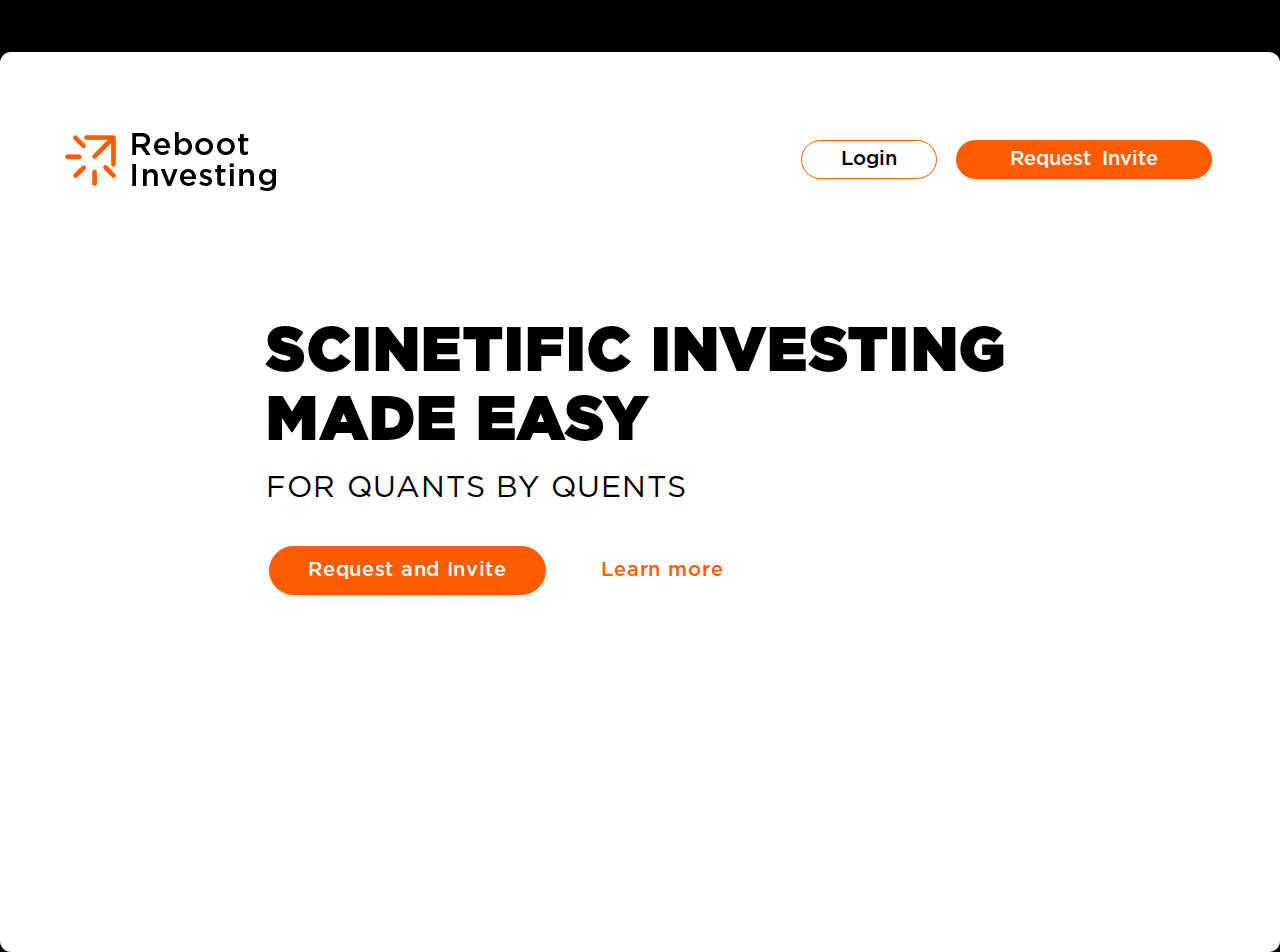
<file: index.html>
<!DOCTYPE html>
<html lang="en">
<head>
    <meta charset="UTF-8">
    <meta name="viewport" content="width=device-width, initial-scale=1.0">
    <meta http-equiv="X-UA-Compatible" content="ie=edge">
    <title>Reboot</title>
    <link rel="stylesheet" href="css/min_style.css">
</head>
<body>
    <div class="paper-container">
        <header>
            <div class="container">
                <div class="header">
                    <div class="header__logo">
                            <a href="#">
                                <img src="image/Logo.png" alt="logo">
                            </a>
                        </div>
                    <div class="header_buttons">
                        <a class="header_buttons__login" href="#">Login</a>
                        <a class='header_buttons__invite' href="#">Request Invite</a>
                    </div>
                </div>
                
            </div>
        </header>
        <div class="main">
            <div class="container">
                <div class="main_block">
                    <h1 class="main_block__title">Scinetific Investing Made Easy</h1>
                    <div class="main_block__subtitle">For Quants by Quents</div>
                    <div class="main_block_buttons">
                        <a class='main_block_buttons__invite' href="#">Request and Invite</a>
                        <a class="main_block_buttons__learn" href="#">Learn more</a>
                    </div>
                </div>
                
            </div>
            
        </div>
    </div>
</body>
</html>
</file>
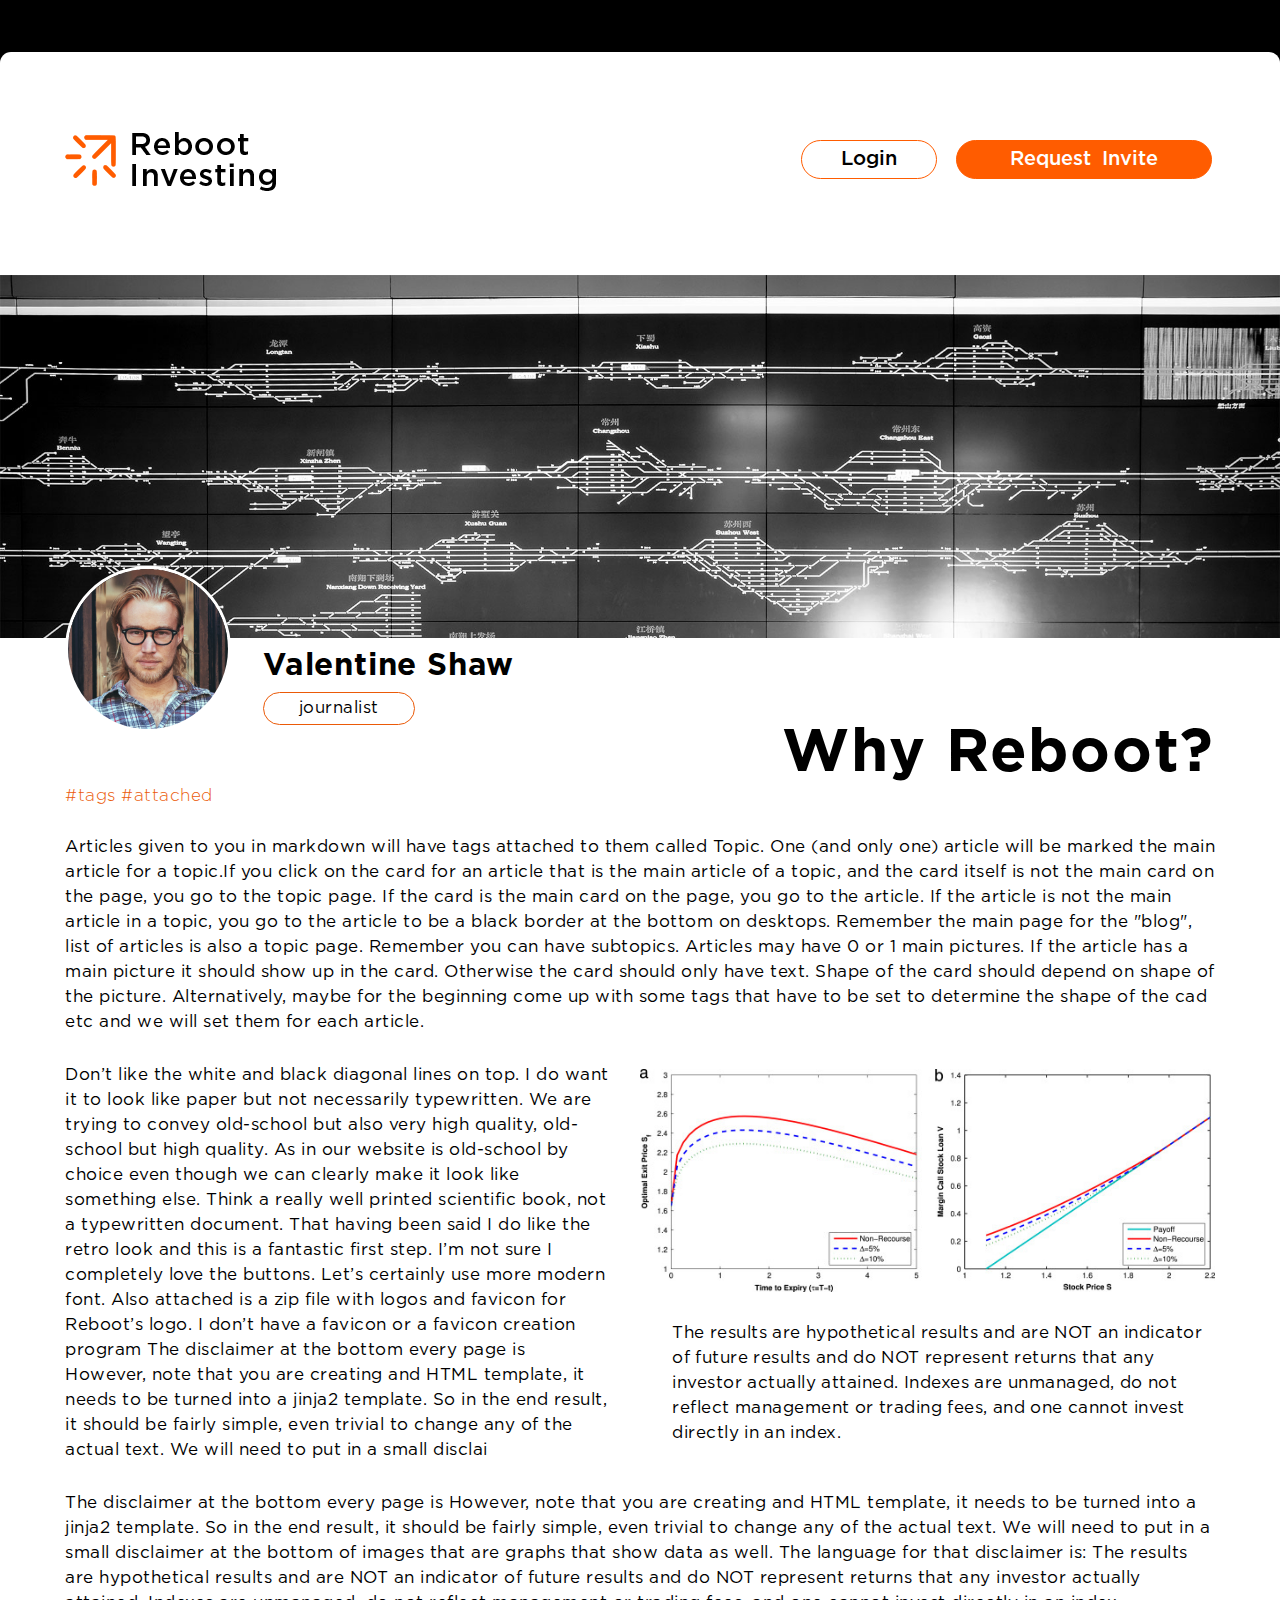
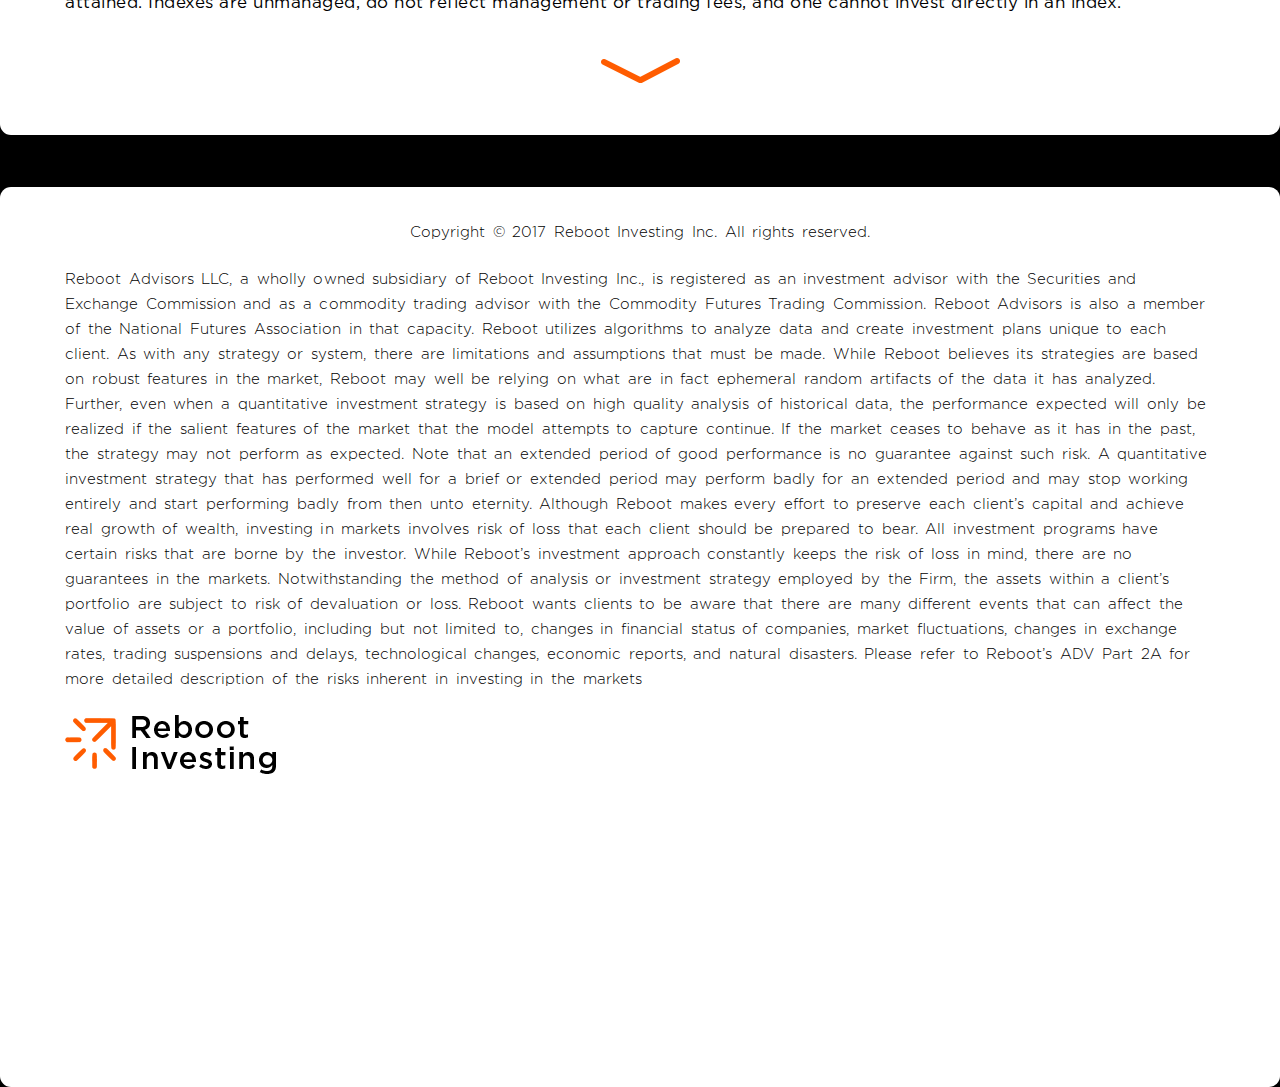
<file: article.html>
<!DOCTYPE html>
<html lang="en">
<head>
    <meta charset="UTF-8">
    <meta name="viewport" content="width=device-width, initial-scale=1.0">
    <meta http-equiv="X-UA-Compatible" content="ie=edge">
    <title>Reboot article</title>
    <link rel="stylesheet" href="css/min_style.css">
</head>
<body>
    <div class="paper-container">
        <header>
            <div class="container">
                <div class="header">
                    <div class="header__logo">
                        <a href="#">
                            <img src="image/Logo.png" alt="logo">
                        </a>
                    </div>
                    <div class="header_buttons">
                        <a class="header_buttons__login" href="#">Login</a>
                        <a class='header_buttons__invite' href="#">Request Invite</a>
                    </div>
                </div>
                
            </div>
        </header>
        <div class="article">
            <div class="article_preview">
                <div class="container">
                    <div class="article_writer">
                        <div class="article_writer__img">
                            <img src="image/article_person.jpg" alt="article_person">
                        </div>
                        <div class="article_writer_profession">
                            <div class="article_writer_profession__name">Valentine Shaw</div>
                            <div class="article_writer_profession__position">journalist</div>
                        </div>
                    </div>
                </div>
            </div>
            <div class="container">
                <h1 class="article__title">Why Reboot?</h1>
                <div class="article__tags">
                    <span>#tags</span>
                    <span>#attached</span>
                </div>
                <p class="article__paragraph">
                        Articles given to you in markdown will have tags attached to them called Topic. One (and only one) article will be marked the main 
                        article for a topic.If you click on the card for an article that is the main article of a topic, and the card itself is not the main card on 
                        the page, you go to the topic page. If the card is the main card on the page, you go to the article. If the article is not the main article 
                        in a topic, you go to the article to be a black border at the bottom on desktops. Remember the main page for the "blog", 
                        list of articles is also a topic page. Remember you can have subtopics. Articles may have 0 or 1 main pictures. If the article has 
                        a main picture it should show up in the card. Otherwise the card should only have text. Shape of the card should depend on shape 
                        of the picture. Alternatively, maybe for the beginning come up with some tags that have to be set to determine the shape of the 
                        cad etc and we will set them for each article. 
                </p>
                <div class='article_img'>
                    <img  src="image/article_img.jpg" alt="article_img">
                    <p class="article__paragraph">
                        The results are hypothetical results and are NOT an indicator of future results and do NOT represent returns that any investor actually attained. Indexes are unmanaged, do not reflect management or trading fees, and one cannot invest directly in an index.
                    </p>
                </div>
                <p class="article__paragraph">
                        Don’t like the white and black diagonal lines on top. I do want it to look like paper but not necessarily typewritten. We are trying to convey old-school but also very high quality, old-school but high quality. As in our website is old-school by choice even though we can clearly make it look like something else. Think a really well printed scientific book, not a typewritten document. That having been said I do like the retro look and this is a fantastic first step. I’m not sure I completely love the buttons. Let’s certainly use more modern font. Also attached is a zip file with logos and favicon for Reboot’s logo. I don’t have a favicon or a favicon creation program The disclaimer at the bottom every page is 
                        However, note that you are creating and HTML template, it needs to be turned into a jinja2 template. So in the end result, it should 
                        be fairly simple, even trivial to change any of the actual text. We will need to put in a small disclai
                </p>
                <p class='article__paragraph'>
                        The disclaimer at the bottom every page is 
                        However, note that you are creating and HTML template, it needs to be turned into a jinja2 template. So in the end result, it should 
                        be fairly simple, even trivial to change any of the actual text. We will need to put in a small disclaimer at the bottom of images 
                        that are graphs that show data as well. The language for that disclaimer is:
                        The results are hypothetical results and are NOT an indicator of future results and do NOT represent returns that any investor 
                        actually attained. Indexes are unmanaged, do not reflect management or trading fees, and one cannot invest directly in an index.
                        
                </p>
                <div class="article__arrow">
                    <img src="image/arrow.png" alt="arrow">
                </div>   
            </div>
        </div>
    </div>
    <div class="paper-container">
        <div class="container">
            <div class="footer_desc">
                <div class="footer_desc__copy">Copyright © 2017 Reboot Investing Inc. All rights reserved.</div>
                <div class="footer_desc__text">
                        Reboot Advisors LLC, a wholly owned subsidiary of Reboot Investing Inc., is registered as an investment advisor with the Securities and Exchange Commission and as a commodity trading advisor with the Commodity Futures Trading Commission. Reboot Advisors is also a member of the National Futures Association in that capacity.
                        Reboot utilizes algorithms to analyze data and create investment plans unique to each client. As with any strategy or system, there are limitations and assumptions that must be made. While Reboot believes its strategies are based on robust features in the market, Reboot may well be relying on what are in fact ephemeral random artifacts of the data it has analyzed. Further, even when a quantitative investment strategy is based on high quality analysis of historical data, the performance expected will only be realized if the salient features of the market that the model attempts to capture continue. If the market ceases to behave as it has in the past, the strategy may not perform as expected. Note that an extended period of good performance is no guarantee against such risk. A quantitative investment strategy that has performed well for a brief or extended period may perform badly for an extended period and may stop working entirely and start performing badly from then unto eternity.
                        Although Reboot makes every effort to preserve each client’s capital and achieve real growth of wealth, investing in markets involves risk of loss that each client should be prepared to bear. All investment programs have certain risks that are borne by the investor. While Reboot’s investment approach constantly keeps the risk of loss in mind, there are no guarantees in the markets.
                        Notwithstanding the method of analysis or investment strategy employed by the Firm, the assets within a client’s portfolio are subject to risk of devaluation or loss. Reboot wants clients to be aware that there are many different events that can affect the value of assets or a portfolio, including but not limited to, changes in financial status of companies, market fluctuations, changes in exchange rates, trading suspensions and delays, technological changes, economic reports, and natural disasters. Please refer to Reboot’s ADV Part 2A for more detailed description of the risks inherent in investing in the markets
                </div>
                <div class="footer_desc__img">
                    <a href="#">
                        <img src="image/Logo.png" alt="logo">
                    </a>
                </div>
            </div>
        </div>
    </div>
</body>
</html>
</file>
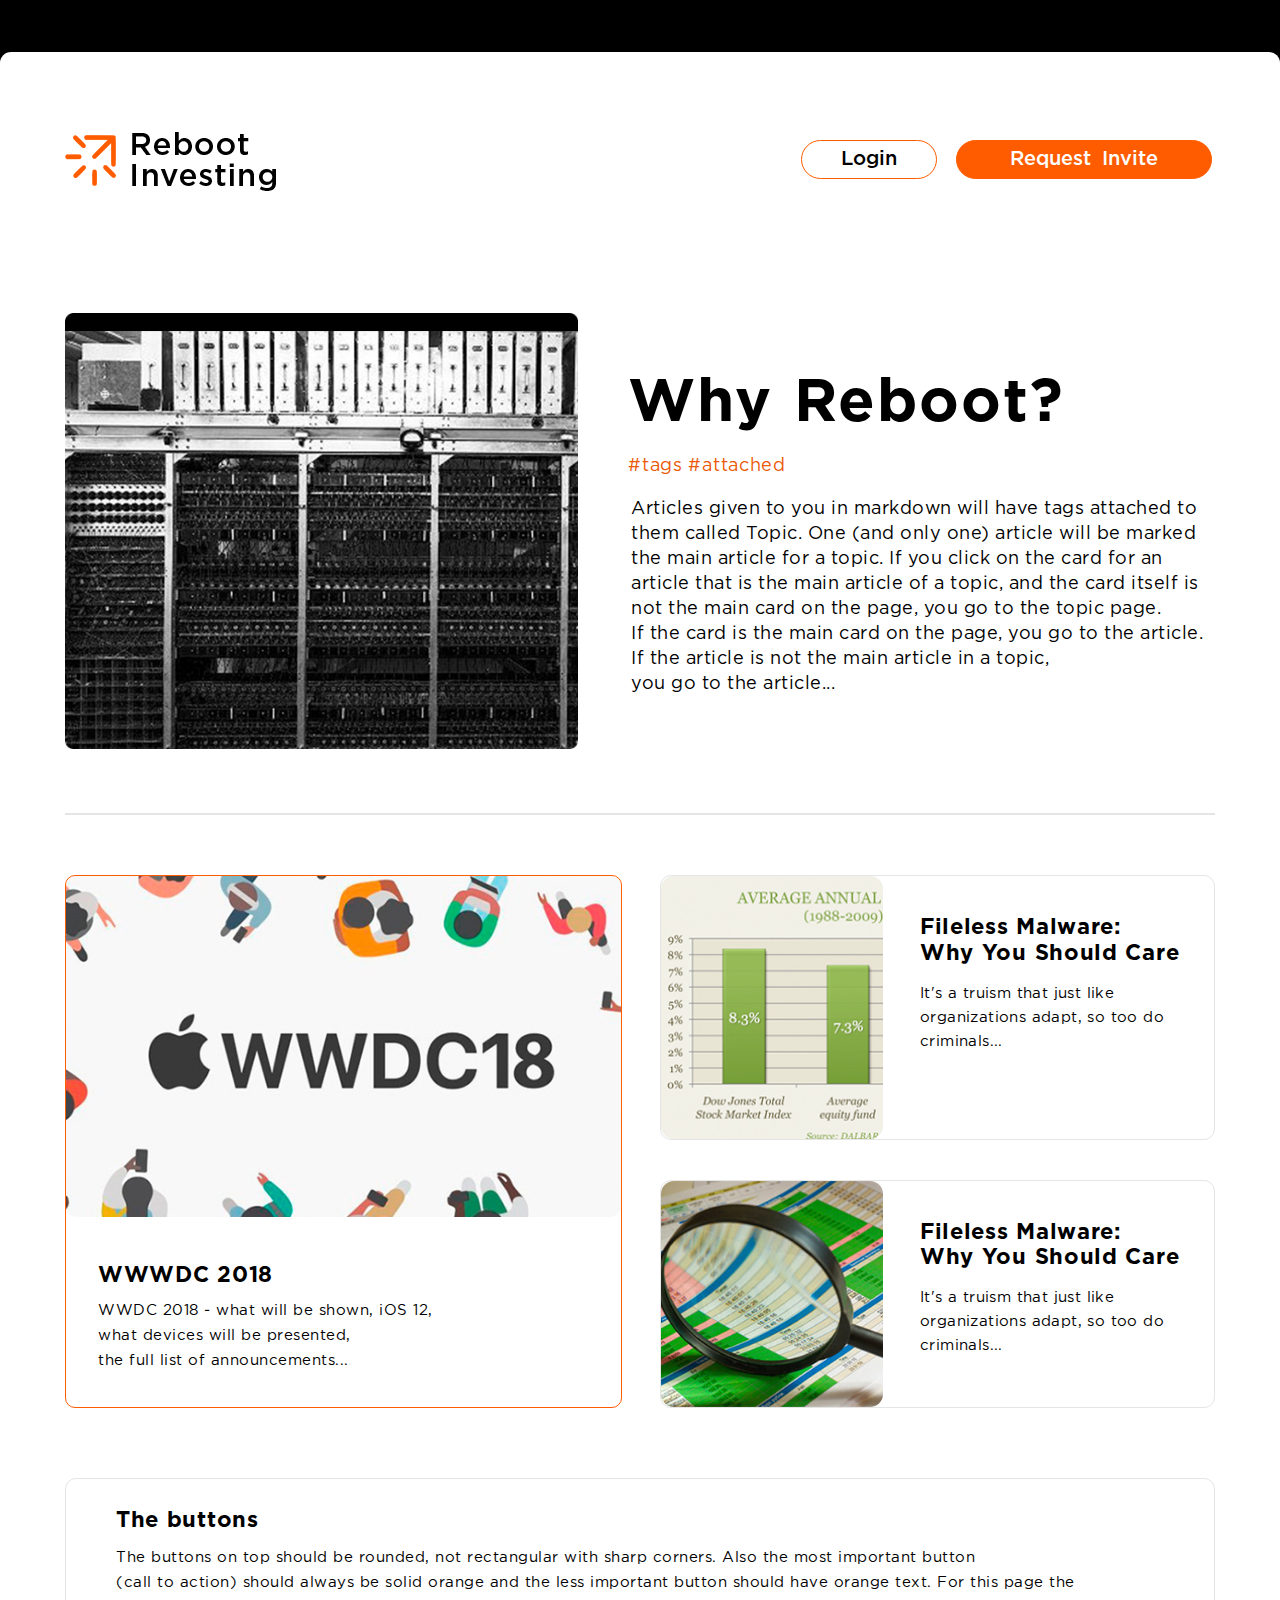
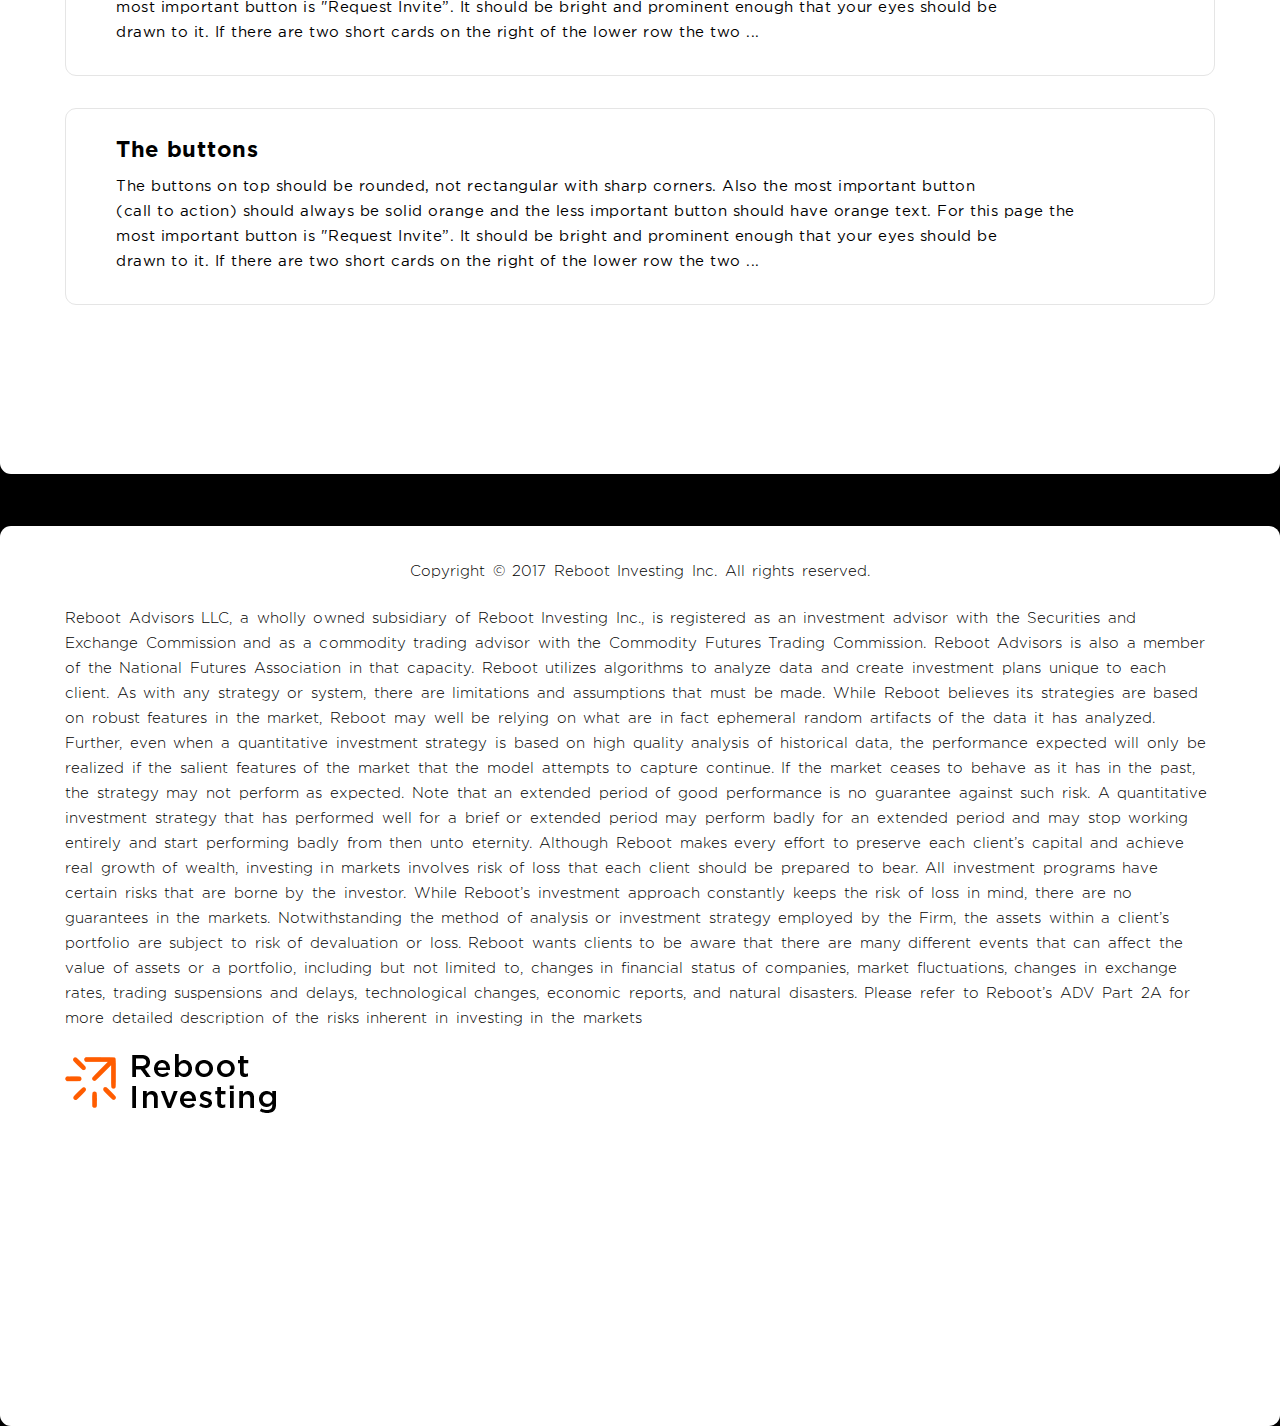
<file: page.html>
<!DOCTYPE html>
<html lang="en">
<head>
    <meta charset="UTF-8">
    <meta name="viewport" content="width=device-width, initial-scale=1.0">
    <meta http-equiv="X-UA-Compatible" content="ie=edge">
    <title>Reboot topic</title>
    <link rel="stylesheet" href="css/min_style.css">
</head>
<body>
    <div class="paper-container">
        <header>
            <div class="container">
                <div class="header">
                    <div class="header__logo">
                        <a href="#">
                            <img src="image/Logo.png" alt="logo">
                        </a>
                    </div>
                    <div class="header_buttons">
                        <a class="header_buttons__login" href="#">Login</a>
                        <a class='header_buttons__invite' href="#">Request Invite</a>
                    </div>
                </div>
                
            </div>
        </header>
        <div class="blog_topic">
            <div class="container">
                <div class="blog_topic_main">
                    <a class='blog_topic_main__img' href="#">
                        <img src="image/photo.jpg" alt="some_photo">
                    </a>
                    <div class="blog_topic_main__text">
                        <div class="blog_topic_main__text-title">Why Reboot?</div>
                        <div class="blog_topic_main__text-tags">
                            <span>#tags</span> 
                            <span>#attached</span>
                        </div>
                        <div class="blog_topic_main__text-overview">
                                Articles given to you in markdown will have tags attached to 
                                them called Topic. One (and only one) article will be marked 
                                the main article for a topic. If you click on the card for an 
                                article that is the main article of a topic, and the card itself is 
                                not the main card on the page, you go to the topic page.<br> 
                                If the card is the main card on the page, you go to the article. 
                                If the article is not the main article in a topic,<br> 
                                you go to the article...
                                
                        </div>
                    </div>
                </div>
                <div class="blog_topic_second">
                    <a href='#' class="blog_topic_second__md">
                        <img src="image/some_photo.jpg" alt="qf">
                        <div class="blog_topic_second__md-title">WWWDC 2018</div>
                        <div class="blog_topic_second__md-text">
                            WWDC 2018 - what will be shown, iOS 12,<br> 
                            what devices will be presented, <br>
                            the full list of announcements...
                        </div>
                    </a>
                    <div class="blog_topic_second__sm">
                        <a href='#' class="blog_topic_second__sm-article">
                            <div class="blog_topic_second__sm-article__img">
                                <img src="image/small_article.jpg" alt="small_article">
                            </div>
                            <div class="blog_topic_second__sm-article-text">
                                <div class="blog_topic_second__sm-article-text__title">Fileless Malware:<br>  Why You Should Care</div>
                                <div class="blog_topic_second__sm-article-text__overview">
                                        It's a truism that just like<bR> 
                                        organizations adapt, so too do <br>
                                        criminals...
                                </div>
                            </div>
                        </a>
                        <a href='#' class="blog_topic_second__sm-article">
                            <div class="blog_topic_second__sm-article__img">
                                <img src="image/small_article_2.jpg" alt="small_article">
                            </div>
                            <div class="blog_topic_second__sm-article-text">
                                <div class="blog_topic_second__sm-article-text__title">Fileless Malware:<br>  Why You Should Care</div>
                                <div class="blog_topic_second__sm-article-text__overview">
                                        It's a truism that just like<bR> 
                                        organizations adapt, so too do <br>
                                        criminals...
                                </div>
                            </div>
                        </a>
                    </div>
                </div>
                <a href='#' class="blog_topic_row_article">
                    <div class="blog_topic_row_article__title">The buttons</div>
                    <div class="blog_topic_row_article__text">
                        The buttons on top should be rounded, not rectangular with sharp corners. Also the most important button<br> 
                        (call to action) should always be solid orange and the less important button should have orange text. For this page the<br> 
                        most important button is "Request Invite”. It should be bright and prominent enough that your eyes should be<br> 
                        drawn to it. If there are two short cards on the right of the lower row the two ...
                    </div>
                </a>
                <a href='#' class="blog_topic_row_article">
                    <div class="blog_topic_row_article__title">The buttons</div>
                    <div class="blog_topic_row_article__text">
                        The buttons on top should be rounded, not rectangular with sharp corners. Also the most important button<br> 
                        (call to action) should always be solid orange and the less important button should have orange text. For this page the<br> 
                        most important button is "Request Invite”. It should be bright and prominent enough that your eyes should be<br> 
                        drawn to it. If there are two short cards on the right of the lower row the two ...
                    </div>
                </a>
            </div>
        </div>
    </div>
    <div class="paper-container">
        <div class="container">
            <div class="footer_desc">
                <div class="footer_desc__copy">Copyright © 2017 Reboot Investing Inc. All rights reserved.</div>
                <div class="footer_desc__text">
                        Reboot Advisors LLC, a wholly owned subsidiary of Reboot Investing Inc., is registered as an investment advisor with the Securities and Exchange Commission and as a commodity trading advisor with the Commodity Futures Trading Commission. Reboot Advisors is also a member of the National Futures Association in that capacity.
                        Reboot utilizes algorithms to analyze data and create investment plans unique to each client. As with any strategy or system, there are limitations and assumptions that must be made. While Reboot believes its strategies are based on robust features in the market, Reboot may well be relying on what are in fact ephemeral random artifacts of the data it has analyzed. Further, even when a quantitative investment strategy is based on high quality analysis of historical data, the performance expected will only be realized if the salient features of the market that the model attempts to capture continue. If the market ceases to behave as it has in the past, the strategy may not perform as expected. Note that an extended period of good performance is no guarantee against such risk. A quantitative investment strategy that has performed well for a brief or extended period may perform badly for an extended period and may stop working entirely and start performing badly from then unto eternity.
                        Although Reboot makes every effort to preserve each client’s capital and achieve real growth of wealth, investing in markets involves risk of loss that each client should be prepared to bear. All investment programs have certain risks that are borne by the investor. While Reboot’s investment approach constantly keeps the risk of loss in mind, there are no guarantees in the markets.
                        Notwithstanding the method of analysis or investment strategy employed by the Firm, the assets within a client’s portfolio are subject to risk of devaluation or loss. Reboot wants clients to be aware that there are many different events that can affect the value of assets or a portfolio, including but not limited to, changes in financial status of companies, market fluctuations, changes in exchange rates, trading suspensions and delays, technological changes, economic reports, and natural disasters. Please refer to Reboot’s ADV Part 2A for more detailed description of the risks inherent in investing in the markets
                </div>
                <div class="footer_desc__img">
                    <a href="#">
                        <img src="image/Logo.png" alt="logo">
                    </a>
                </div>
            </div>
        </div>
    </div>
</body>
</html>
</file>
<file: css/min_style.css>
/*! normalize.css v8.0.0 | MIT License | github.com/necolas/normalize.css */html{line-height:1.15;-webkit-text-size-adjust:100%}body{margin:0}h1{font-size:2em;margin:.67em 0}hr{box-sizing:content-box;height:0;overflow:visible}pre{font-family:monospace,monospace;font-size:1em}a{background-color:transparent}abbr[title]{border-bottom:none;text-decoration:underline;text-decoration:underline dotted}b,strong{font-weight:bolder}code,kbd,samp{font-family:monospace,monospace;font-size:1em}small{font-size:80%}sub,sup{font-size:75%;line-height:0;position:relative;vertical-align:baseline}sub{bottom:-.25em}sup{top:-.5em}img{border-style:none}button,input,optgroup,select,textarea{font-family:inherit;font-size:100%;line-height:1.15;margin:0}button,input{overflow:visible}button,select{text-transform:none}[type=button],[type=reset],[type=submit],button{-webkit-appearance:button}[type=button]::-moz-focus-inner,[type=reset]::-moz-focus-inner,[type=submit]::-moz-focus-inner,button::-moz-focus-inner{border-style:none;padding:0}[type=button]:-moz-focusring,[type=reset]:-moz-focusring,[type=submit]:-moz-focusring,button:-moz-focusring{outline:1px dotted ButtonText}fieldset{padding:.35em .75em .625em}legend{box-sizing:border-box;color:inherit;display:table;max-width:100%;padding:0;white-space:normal}progress{vertical-align:baseline}textarea{overflow:auto}[type=checkbox],[type=radio]{box-sizing:border-box;padding:0}[type=number]::-webkit-inner-spin-button,[type=number]::-webkit-outer-spin-button{height:auto}[type=search]{-webkit-appearance:textfield;outline-offset:-2px}[type=search]::-webkit-search-decoration{-webkit-appearance:none}::-webkit-file-upload-button{-webkit-appearance:button;font:inherit}details{display:block}summary{display:list-item}[hidden],template{display:none}@font-face{font-family:GothaProMed;src:url(../fonts/GothaProMed.otf)}@font-face{font-family:GothaProBlack;src:url(../fonts/GothaProBla.otf)}@font-face{font-family:GothaProReg;src:url(../fonts/GothaProReg.otf)}@font-face{font-family:GothaProLight;src:url(../fonts/GothaProLig.otf)}@font-face{font-family:GothaProBold;src:url(../fonts/GothaProBol.otf)}body{background-color:#000;height:100vh}.paper-container{margin:52px auto 0;max-width:1654px;background-color:#fff;border-radius:11px;margin-bottom:40px;min-height:100%}.container{max-width:1408px;margin:0 auto;padding:0 2%}.header{padding:80px 0;display:flex;justify-content:space-between;align-items:flex-end}.header_buttons{text-decoration:none;font-size:27px;font-family:GothaProMed;text-align:center;margin-bottom:16px}.header_buttons__invite,.header_buttons__login{display:inline-block;border:1px solid #ff5c00;text-decoration:none;border-radius:30px;transition-duration:.3s}.header_buttons__login{color:#000;padding:7px 39px;margin-right:13px}.header_buttons__invite,.header_buttons__login:hover{color:#fff;background-color:#ff5c00}.header_buttons__invite{padding:7px 52.8px;margin-right:3px;letter-spacing:0;word-spacing:5px}.header_buttons__invite:hover{color:#000;background-color:#fff}.main{padding:calc(25vh - 222px) 0 25vh}.main_block{width:100%;max-width:920px;margin:0 auto}.main_block__title{margin-bottom:15px;font-family:GothaProBlack;font-size:75px;text-transform:uppercase;letter-spacing:1.3px}.main_block__subtitle{font-family:GothaProReg;text-transform:uppercase;font-size:40px;letter-spacing:1.1px}.main_block_buttons{margin-top:67px;margin-left:3px;font-family:GothaProMed;font-size:29px}.main_block_buttons__invite,.main_block_buttons__learn{display:inline-block;text-decoration:none}.main_block_buttons__invite{color:#fff;background-color:#ff5c00;border:1px solid #ff5c00;padding:12px 38px;border-radius:40px;transition-duration:.3s;letter-spacing:.7px}.main_block_buttons__invite:hover{color:#ff5c00;background-color:#fff}.main_block_buttons__learn{margin-left:49px;color:#ff5c00;text-decoration:none;letter-spacing:.9px}.main_block_buttons__learn:hover{text-decoration:underline;text-underline-position:under}.footer_desc{font-size:21px;font-family:GothaProLight;padding-top:84px;padding-bottom:150px}.footer_desc__copy{text-align:center;word-spacing:2.6px}.footer_desc__text{margin-top:26px;line-height:25px;word-spacing:2.7px}.footer_desc__img{margin-top:23px}.blog_topic{padding-bottom:137px;margin-top:38px}.blog_topic a{text-decoration:none;color:#000}.blog_topic_main{padding-bottom:60px;border-bottom:2px solid #e5e5e5;display:flex;justify-content:flex-start;align-items:center}.blog_topic_main__img{padding-right:50px;display:block;max-width:600px;transition:all .2s ease-in-out}.blog_topic_main__img img{width:100%}.blog_topic_main__img:hover{transform:scale(1.05)}.blog_topic_main__text{max-width:700px;font-family:GothaProReg;font-size:20.83px}.blog_topic_main__text-title{font-family:GothaProBold;font-size:83.33px;letter-spacing:2.1px}.blog_topic_main__text-tags{color:#eb5a08;margin-top:43px;letter-spacing:.7px}.blog_topic_main__text-tags span{cursor:pointer}.blog_topic_main__text-overview{margin-top:20px;letter-spacing:.5px;padding-left:3px;max-width:685.3px;line-height:25px}.blog_topic_second{display:flex;margin-top:60px;margin-bottom:70px;justify-content:space-between}.blog_topic_second__md{max-width:600px;padding-bottom:34px;border:1px solid #ff5c00;border-radius:10px;transition:all .2s ease-in-out}.blog_topic_second__md:hover{transform:scale(1.05)}.blog_topic_second__md img{width:100%;border-radius:11px}.blog_topic_second__md-title{font-family:GothaProBold;font-size:31.25px;margin-top:43px;padding:0 32px;letter-spacing:.7px}.blog_topic_second__md-text{font-family:GothaProReg;font-size:20.83px;padding:0 32px;margin-top:9px;letter-spacing:.5px;line-height:25px}.blog_topic_second__sm{display:flex;flex-direction:column;justify-content:space-between;max-width:756px;width:100%}.blog_topic_second__sm-article{display:flex;border:1px solid #e5e5e5;border-radius:11px;min-height:258px;transition:all .2s ease-in-out}.blog_topic_second__sm-article:hover{transform:scale(1.05)}.blog_topic_second__sm-article__img{max-width:222px}.blog_topic_second__sm-article__img img{width:100%;border-radius:13px;height:100%;object-fit:cover}.blog_topic_second__sm-article-text{padding-top:40px;padding-left:37px}.blog_topic_second__sm-article-text__title{font-family:GothaProBold;font-size:31.25px;letter-spacing:.7px}.blog_topic_second__sm-article-text__overview{font-family:GothaProReg;font-size:20.83px;margin-top:15px;letter-spacing:.4px;line-height:24px}.blog_topic_row_article{display:block;padding:30px 50px;margin-bottom:32px;border:1px solid #e5e5e5;border-radius:11px;transition:all .2s ease-in-out}.blog_topic_row_article:hover{transform:scale(1.05)}.blog_topic_row_article__title{font-family:GothaProBold;font-size:27.08px;letter-spacing:.7px}.blog_topic_row_article__text{margin-top:10px;font-family:GothaProReg;font-size:20.83px;letter-spacing:.5px;line-height:25px}.article_preview{height:363px;background-image:url("../image/article_bg.jpg");background-size:cover;background-repeat:no-repeat}.article_writer{display:flex;align-items:flex-end;padding-top:291px}.article_writer__img{width:160px}.article_writer__img img{width:100%;border-radius:100%;border:3px solid #fff}.article_writer_profession{margin-left:38px;margin-bottom:12px}.article_writer_profession__name{margin-bottom:7px;font-family:GothaProBold;font-size:31.25px;letter-spacing:.8px}.article_writer_profession__position{display:inline-block;padding:6px 34.8px;border-radius:21px;border:1px solid #eb5a08;font-family:GothaProReg;font-size:16.67px;letter-spacing:.5px}.article__title{margin:0;margin-top:83px;font-family:GothaProBold;font-size:83.33px;text-align:right;letter-spacing:1.7px;line-height:1.1em}.article__tags{margin-bottom:2px;font-family:GothaProLight;color:#eb5a08}.article__paragraph,.article__tags{font-size:20.83px;letter-spacing:.5px}.article__paragraph{margin-top:28px;font-family:GothaProReg;word-spacing:0;line-height:25px}.article_img{margin-top:17px;float:right;max-width:816px;width:100%}.article_img .article__paragraph{padding-left:32px;margin-top:25px;word-spacing:-.5px;letter-spacing:.5px}.article_img img{width:100%}.article__arrow{padding:25px 0}.article__arrow img{display:block;margin:0 auto;margin-bottom:27px}@media screen and (max-width:1700px){.paper-container{max-width:1300px}.container{max-width:1150px}.header_buttons{font-size:20px}.blog_topic_second__md,.blog_topic_second__sm{width:calc(50% - 20px)}.blog_topic_second__md-title{font-size:22px}.blog_topic_second__md-text{font-size:15px}.blog_topic_main__text{font-size:18px}.blog_topic_main__text-title{font-size:60px}.blog_topic_main__text-tags{margin-top:17px}.blog_topic_second__sm-article{min-height:calc(50% - 40px)}.blog_topic_second__sm-article:first-child{margin-bottom:20px}.blog_topic_second__sm-article:last-child{margin-top:20px}.blog_topic_second__sm-article-text__title{font-size:22px}.blog_topic_second__sm-article-text__overview{font-size:15px}.blog_topic_row_article__title{font-size:22px}.blog_topic_row_article__text,.footer_desc{font-size:15px}.footer_desc{padding:37px 0}.article__title{font-size:60px}.article__paragraph,.article__tags{font-size:17px}.article_img{width:50%;padding-left:30px}.main_block{width:65%}.main_block__title{font-size:60px}.main_block__subtitle{font-size:30px}.main_block_buttons{margin-top:40px;font-size:20px}}@media screen and (max-width:1024px){.article__title{margin-top:100px}.article_preview{height:200px}.article_writer{padding-top:126px}}@media screen and (max-width:768px){.paper-container{margin-top:0;border-radius:0}.paper-container:last-child{margin-bottom:0}.header{padding:15px 0;align-items:center}.header_buttons{margin:0;display:flex;flex-direction:column}.header_buttons__invite,.header_buttons__login{margin:10px 0}.blog_topic{padding-bottom:20px}.blog_topic_main{flex-direction:column}.blog_topic_main__img{width:100%;max-width:inherit;margin-bottom:10px;padding:0}.blog_topic_main__text{text-align:center}.blog_topic_second{flex-direction:column;align-items:center}.blog_topic_second__md{width:100%;max-width:inherit;margin-bottom:32px}.blog_topic_second__sm{width:100%}.blog_topic_row_article{padding:30px 18px}.article__title,.footer_desc__img{text-align:center}.article__title{margin-bottom:20px}.article__paragraph{margin-top:10px}.article_img{float:none;width:100%;padding:0}.article_img .article__paragraph{padding:0 20px;text-align:center}.article_writer{justify-content:center}.article_writer_profession{margin:0}.main_block{width:100%;text-align:center}.main_block_buttons{margin-left:0}}@media screen and (max-width:512px){.header{flex-direction:column}.header_buttons{margin-top:20px}.header_buttons__invite,.header_buttons__login{margin:4px 0}.article{margin-top:15px}.article_writer{flex-direction:column;align-items:center;padding-top:20px;text-align:center}.article_writer_profession__name{font-size:25px}.article_writer_profession__position{font-size:13px}.article_preview{height:140px}.article__title{margin-top:140px;font-size:45px}.main_block_buttons{display:flex;flex-direction:column;align-items:center}.main_block_buttons__invite,.main_block_buttons__learn{margin:10px 0}.main_block__title{font-size:40px}.main_block__subtitle{font-size:25px}}
/*# sourceMappingURL=min_style.css.map*/
</file>
